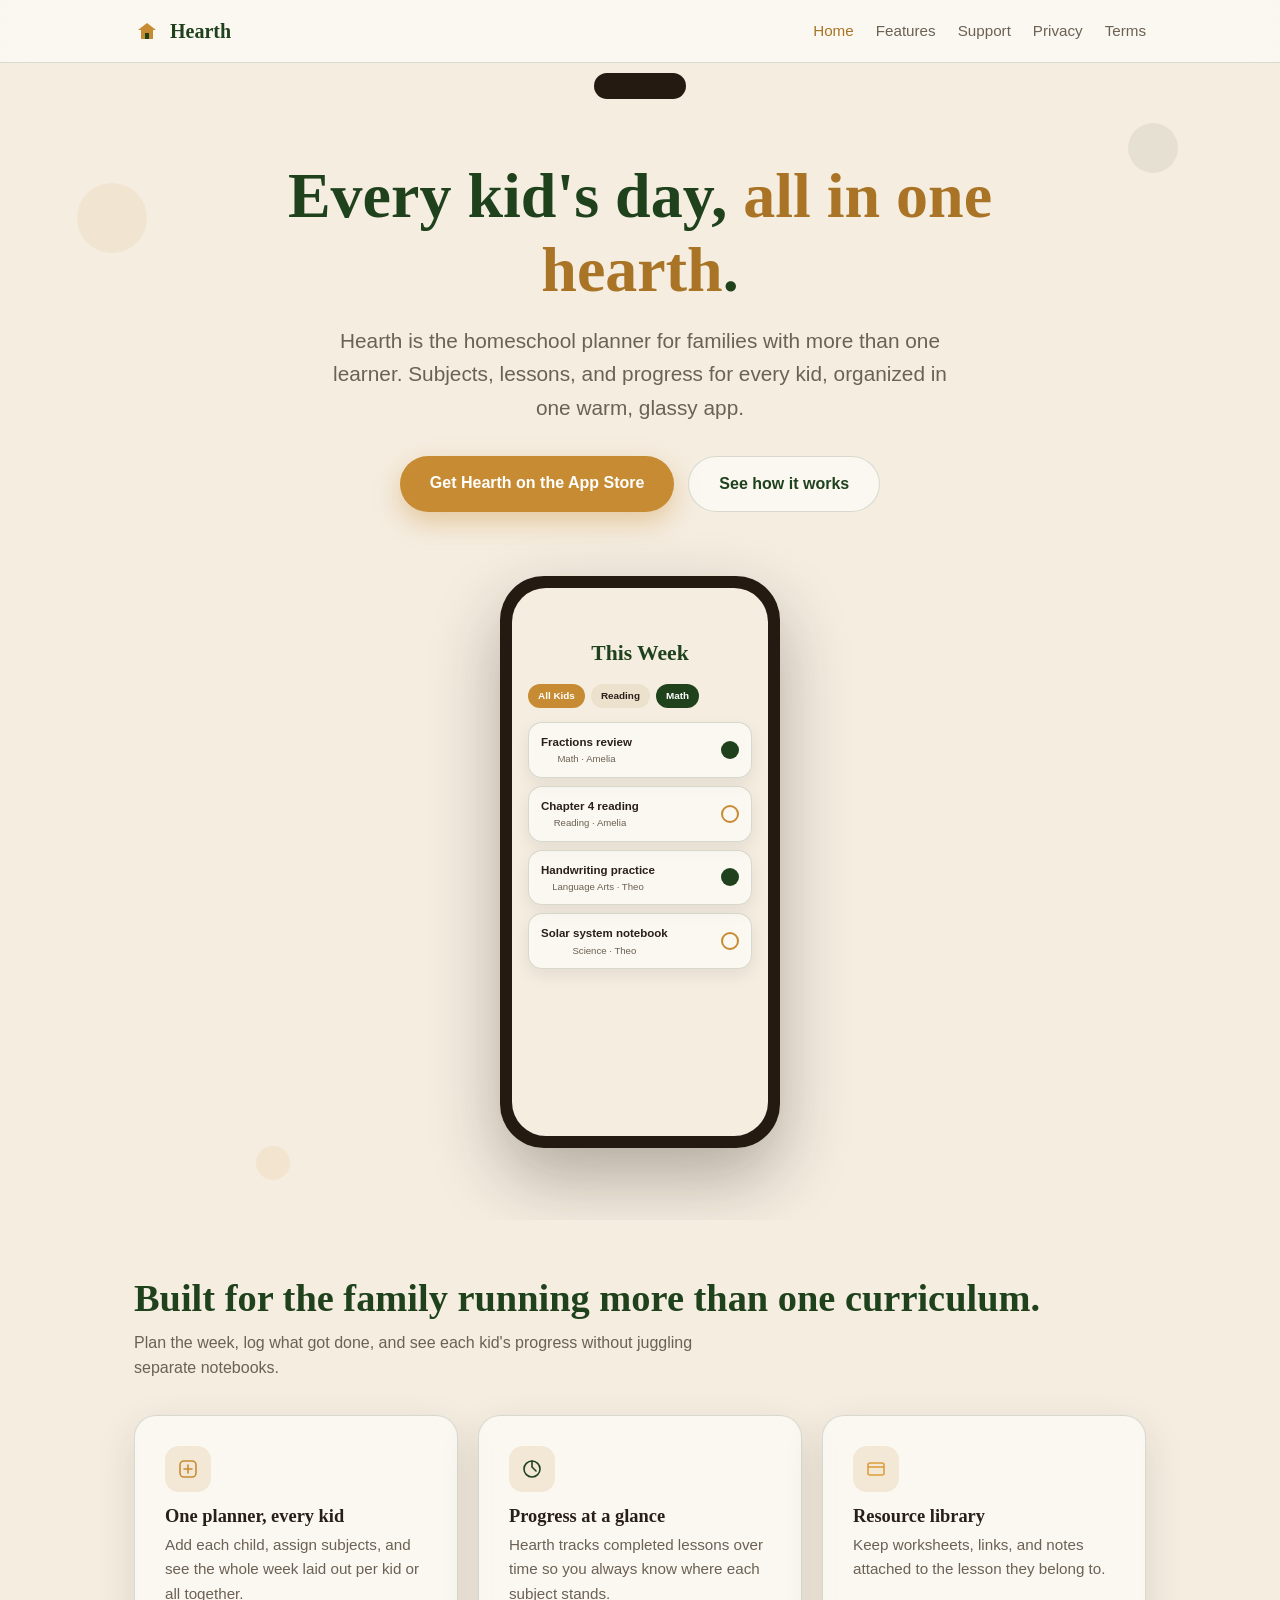
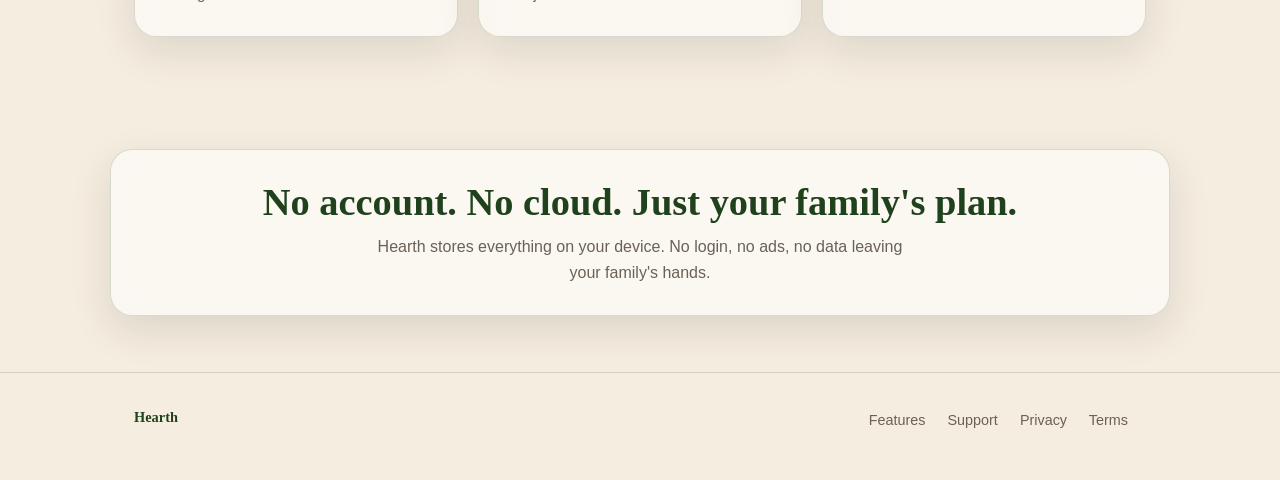
<file: docs/index.html>
<!DOCTYPE html>
<html lang="en">
<head>
<meta charset="utf-8">
<meta name="viewport" content="width=device-width, initial-scale=1">
<title>Hearth - The homeschool family planner</title>
<meta name="description" content="Hearth keeps every kid's lessons, subjects, and progress organized in one warm, glassy family planner.">
<link rel="stylesheet" href="style.css">
</head>
<body>
<nav>
  <div class="wrap">
    <a class="brand" href="index.html">
      <svg width="26" height="26" viewBox="0 0 26 26" fill="none" xmlns="http://www.w3.org/2000/svg">
        <path d="M4 12L13 5L22 12H19V21H7V12H4Z" fill="#c78c33"/>
        <rect x="11" y="15" width="4" height="6" fill="#1f421d"/>
      </svg>
      Hearth
    </a>
    <div class="nav-links">
      <a href="index.html" class="active">Home</a>
      <a href="features.html">Features</a>
      <a href="support.html">Support</a>
      <a href="privacy.html">Privacy</a>
      <a href="terms.html">Terms</a>
    </div>
  </div>
</nav>

<section class="hero">
  <div class="wrap">
    <svg class="hero-drift" style="top:120px; left:6%;" width="70" height="70" viewBox="0 0 70 70"><circle cx="35" cy="35" r="35" fill="#c78c33" fill-opacity="0.16"/></svg>
    <svg class="hero-drift two" style="top:60px; right:8%;" width="50" height="50" viewBox="0 0 50 50"><circle cx="25" cy="25" r="25" fill="#1f421d" fill-opacity="0.14"/></svg>
    <svg class="hero-drift three" style="bottom:40px; left:20%;" width="34" height="34" viewBox="0 0 34 34"><circle cx="17" cy="17" r="17" fill="#dc9e3d" fill-opacity="0.22"/></svg>
    <h1 class="reveal">Every kid's day, <em>all in one hearth</em>.</h1>
    <p class="lede reveal delay-1">Hearth is the homeschool planner for families with more than one learner. Subjects, lessons, and progress for every kid, organized in one warm, glassy app.</p>
    <div class="reveal delay-2" style="display:flex; gap:14px; justify-content:center; flex-wrap:wrap;">
      <a class="btn btn-honey" href="https://apps.apple.com/">Get Hearth on the App Store</a>
      <a class="btn btn-ghost" href="features.html">See how it works</a>
    </div>

    <div class="device-row" style="margin-top:64px;">
      <div class="reveal delay-3 device">
        <div class="notch"></div>
        <div class="screen">
          <div class="screen-header">This Week</div>
          <div class="chip-row">
            <span class="chip on">All Kids</span>
            <span class="chip">Reading</span>
            <span class="chip forest">Math</span>
          </div>
          <div class="lesson-row">
            <div class="lesson-card">
              <div>
                <div class="name">Fractions review</div>
                <div class="subject">Math &middot; Amelia</div>
              </div>
              <div class="done"></div>
            </div>
            <div class="lesson-card">
              <div>
                <div class="name">Chapter 4 reading</div>
                <div class="subject">Reading &middot; Amelia</div>
              </div>
              <div class="pending"></div>
            </div>
            <div class="lesson-card">
              <div>
                <div class="name">Handwriting practice</div>
                <div class="subject">Language Arts &middot; Theo</div>
              </div>
              <div class="done"></div>
            </div>
            <div class="lesson-card">
              <div>
                <div class="name">Solar system notebook</div>
                <div class="subject">Science &middot; Theo</div>
              </div>
              <div class="pending"></div>
            </div>
          </div>
        </div>
      </div>
    </div>
  </div>
</section>

<section>
  <div class="wrap">
    <h2 class="section-title reveal">Built for the family running more than one curriculum.</h2>
    <p class="section-sub reveal">Plan the week, log what got done, and see each kid's progress without juggling separate notebooks.</p>
    <div class="grid">
      <div class="panel feature-card reveal">
        <div class="icon"><svg width="22" height="22" viewBox="0 0 22 22" fill="none"><rect x="3" y="3" width="16" height="16" rx="4" stroke="#c78c33" stroke-width="1.6"/><path d="M7 11h8M11 7v8" stroke="#c78c33" stroke-width="1.6" stroke-linecap="round"/></svg></div>
        <h3>One planner, every kid</h3>
        <p>Add each child, assign subjects, and see the whole week laid out per kid or all together.</p>
      </div>
      <div class="panel feature-card reveal delay-1">
        <div class="icon"><svg width="22" height="22" viewBox="0 0 22 22" fill="none"><path d="M11 3v6l4 4" stroke="#1f421d" stroke-width="1.6" stroke-linecap="round"/><circle cx="11" cy="11" r="8" stroke="#1f421d" stroke-width="1.6"/></svg></div>
        <h3>Progress at a glance</h3>
        <p>Hearth tracks completed lessons over time so you always know where each subject stands.</p>
      </div>
      <div class="panel feature-card reveal delay-2">
        <div class="icon"><svg width="22" height="22" viewBox="0 0 22 22" fill="none"><rect x="3" y="5" width="16" height="12" rx="2" stroke="#dc9e3d" stroke-width="1.6"/><path d="M3 9h16" stroke="#dc9e3d" stroke-width="1.6"/></svg></div>
        <h3>Resource library</h3>
        <p>Keep worksheets, links, and notes attached to the lesson they belong to.</p>
      </div>
    </div>
  </div>
</section>

<section>
  <div class="wrap panel reveal" style="text-align:center;">
    <h2 class="section-title">No account. No cloud. Just your family's plan.</h2>
    <p class="section-sub" style="margin:0 auto;">Hearth stores everything on your device. No login, no ads, no data leaving your family's hands.</p>
  </div>
</section>

<footer>
  <div class="wrap">
    <div class="serif" style="font-weight:700; color:var(--forest);">Hearth</div>
    <div>
      <a href="features.html">Features</a>
      <a href="support.html">Support</a>
      <a href="privacy.html">Privacy</a>
      <a href="terms.html">Terms</a>
    </div>
  </div>
</footer>

<script src="reveal.js"></script>
</body>
</html>
</file>
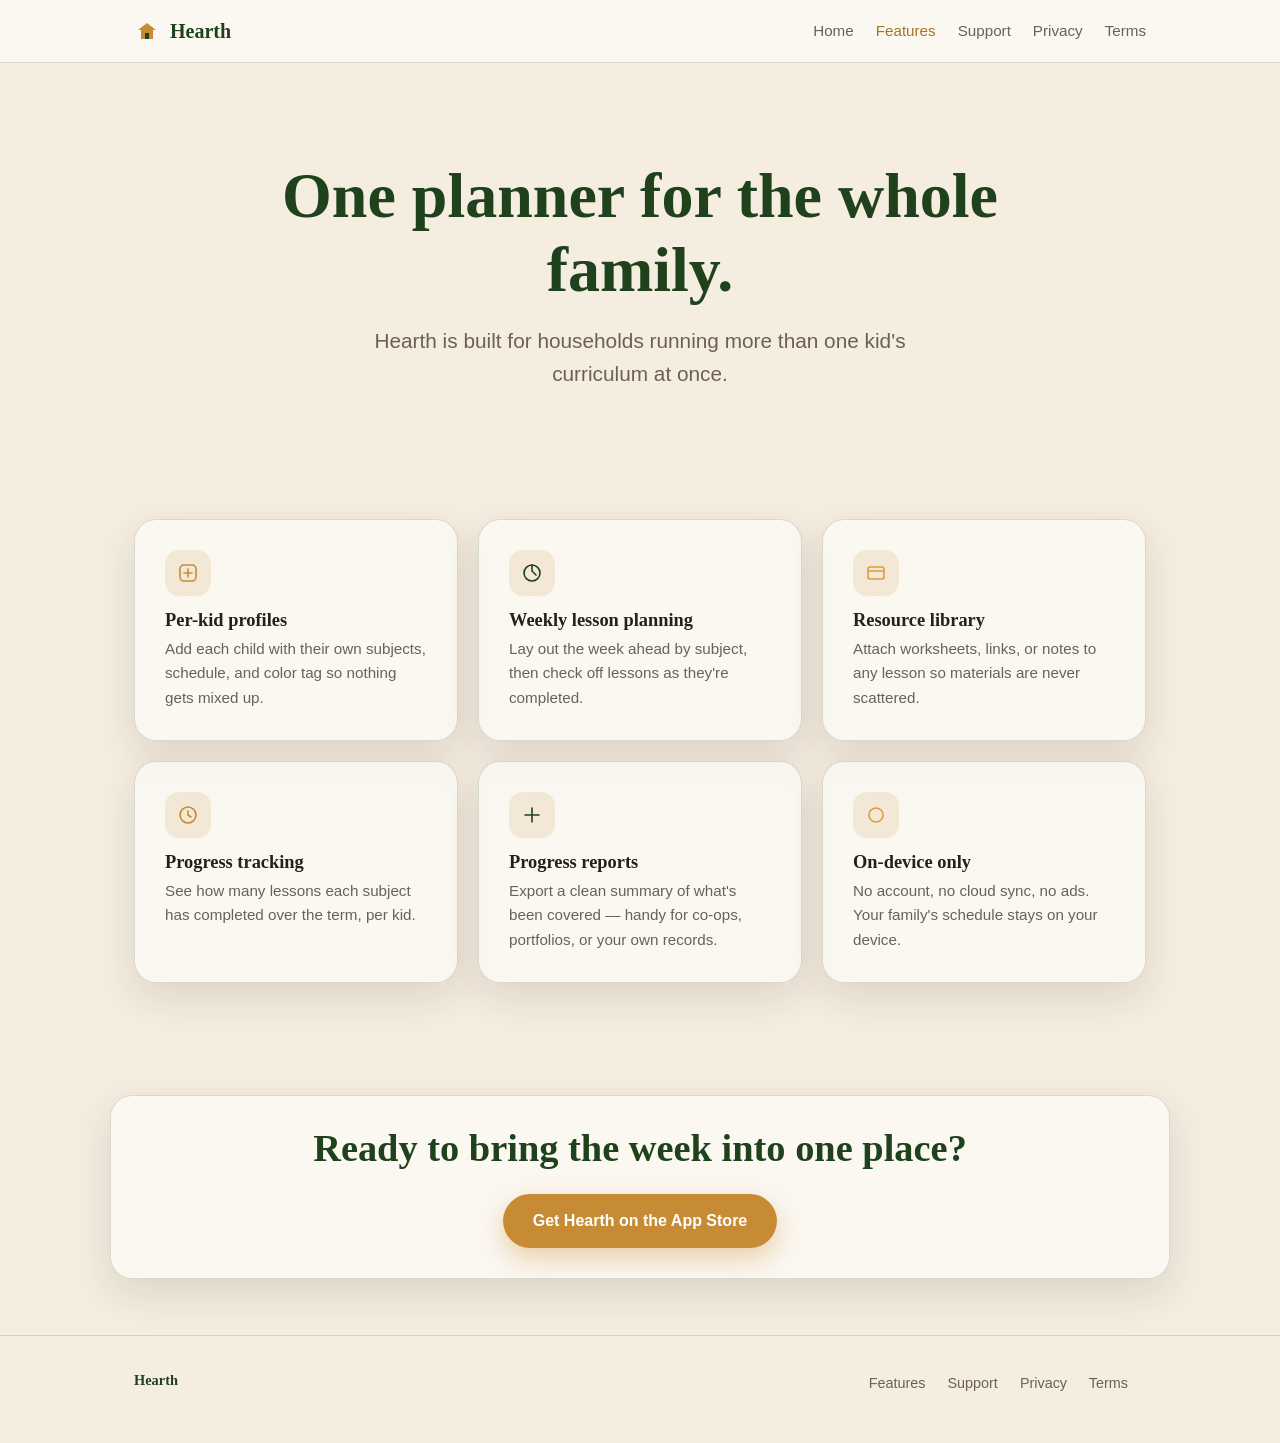
<file: docs/features.html>
<!DOCTYPE html>
<html lang="en">
<head>
<meta charset="utf-8">
<meta name="viewport" content="width=device-width, initial-scale=1">
<title>Features - Hearth</title>
<meta name="description" content="Everything Hearth does to keep your homeschool family organized.">
<link rel="stylesheet" href="style.css">
</head>
<body>
<nav>
  <div class="wrap">
    <a class="brand" href="index.html">
      <svg width="26" height="26" viewBox="0 0 26 26" fill="none" xmlns="http://www.w3.org/2000/svg">
        <path d="M4 12L13 5L22 12H19V21H7V12H4Z" fill="#c78c33"/>
        <rect x="11" y="15" width="4" height="6" fill="#1f421d"/>
      </svg>
      Hearth
    </a>
    <div class="nav-links">
      <a href="index.html">Home</a>
      <a href="features.html" class="active">Features</a>
      <a href="support.html">Support</a>
      <a href="privacy.html">Privacy</a>
      <a href="terms.html">Terms</a>
    </div>
  </div>
</nav>

<section class="hero" style="padding-bottom:40px;">
  <div class="wrap">
    <h1 class="reveal">One planner for the whole family.</h1>
    <p class="lede reveal delay-1">Hearth is built for households running more than one kid's curriculum at once.</p>
  </div>
</section>

<section>
  <div class="wrap">
    <div class="grid">
      <div class="panel feature-card reveal">
        <div class="icon"><svg width="22" height="22" viewBox="0 0 22 22" fill="none"><rect x="3" y="3" width="16" height="16" rx="4" stroke="#c78c33" stroke-width="1.6"/><path d="M7 11h8M11 7v8" stroke="#c78c33" stroke-width="1.6" stroke-linecap="round"/></svg></div>
        <h3>Per-kid profiles</h3>
        <p>Add each child with their own subjects, schedule, and color tag so nothing gets mixed up.</p>
      </div>
      <div class="panel feature-card reveal delay-1">
        <div class="icon"><svg width="22" height="22" viewBox="0 0 22 22" fill="none"><path d="M11 3v6l4 4" stroke="#1f421d" stroke-width="1.6" stroke-linecap="round"/><circle cx="11" cy="11" r="8" stroke="#1f421d" stroke-width="1.6"/></svg></div>
        <h3>Weekly lesson planning</h3>
        <p>Lay out the week ahead by subject, then check off lessons as they're completed.</p>
      </div>
      <div class="panel feature-card reveal delay-2">
        <div class="icon"><svg width="22" height="22" viewBox="0 0 22 22" fill="none"><rect x="3" y="5" width="16" height="12" rx="2" stroke="#dc9e3d" stroke-width="1.6"/><path d="M3 9h16" stroke="#dc9e3d" stroke-width="1.6"/></svg></div>
        <h3>Resource library</h3>
        <p>Attach worksheets, links, or notes to any lesson so materials are never scattered.</p>
      </div>
      <div class="panel feature-card reveal">
        <div class="icon"><svg width="22" height="22" viewBox="0 0 22 22" fill="none"><circle cx="11" cy="11" r="8" stroke="#c78c33" stroke-width="1.6"/><path d="M11 7v4l3 2" stroke="#c78c33" stroke-width="1.6" stroke-linecap="round"/></svg></div>
        <h3>Progress tracking</h3>
        <p>See how many lessons each subject has completed over the term, per kid.</p>
      </div>
      <div class="panel feature-card reveal delay-1">
        <div class="icon"><svg width="22" height="22" viewBox="0 0 22 22" fill="none"><path d="M4 11h14M11 4v14" stroke="#1f421d" stroke-width="1.6" stroke-linecap="round"/></svg></div>
        <h3>Progress reports</h3>
        <p>Export a clean summary of what's been covered — handy for co-ops, portfolios, or your own records.</p>
      </div>
      <div class="panel feature-card reveal delay-2">
        <div class="icon"><svg width="22" height="22" viewBox="0 0 22 22" fill="none"><rect x="4" y="4" width="14" height="14" rx="7" stroke="#dc9e3d" stroke-width="1.6"/></svg></div>
        <h3>On-device only</h3>
        <p>No account, no cloud sync, no ads. Your family's schedule stays on your device.</p>
      </div>
    </div>
  </div>
</section>

<section>
  <div class="wrap panel reveal" style="text-align:center;">
    <h2 class="section-title">Ready to bring the week into one place?</h2>
    <a class="btn btn-honey" href="https://apps.apple.com/" style="margin-top:14px; display:inline-block;">Get Hearth on the App Store</a>
  </div>
</section>

<footer>
  <div class="wrap">
    <div class="serif" style="font-weight:700; color:var(--forest);">Hearth</div>
    <div>
      <a href="features.html">Features</a>
      <a href="support.html">Support</a>
      <a href="privacy.html">Privacy</a>
      <a href="terms.html">Terms</a>
    </div>
  </div>
</footer>

<script src="reveal.js"></script>
</body>
</html>
</file>
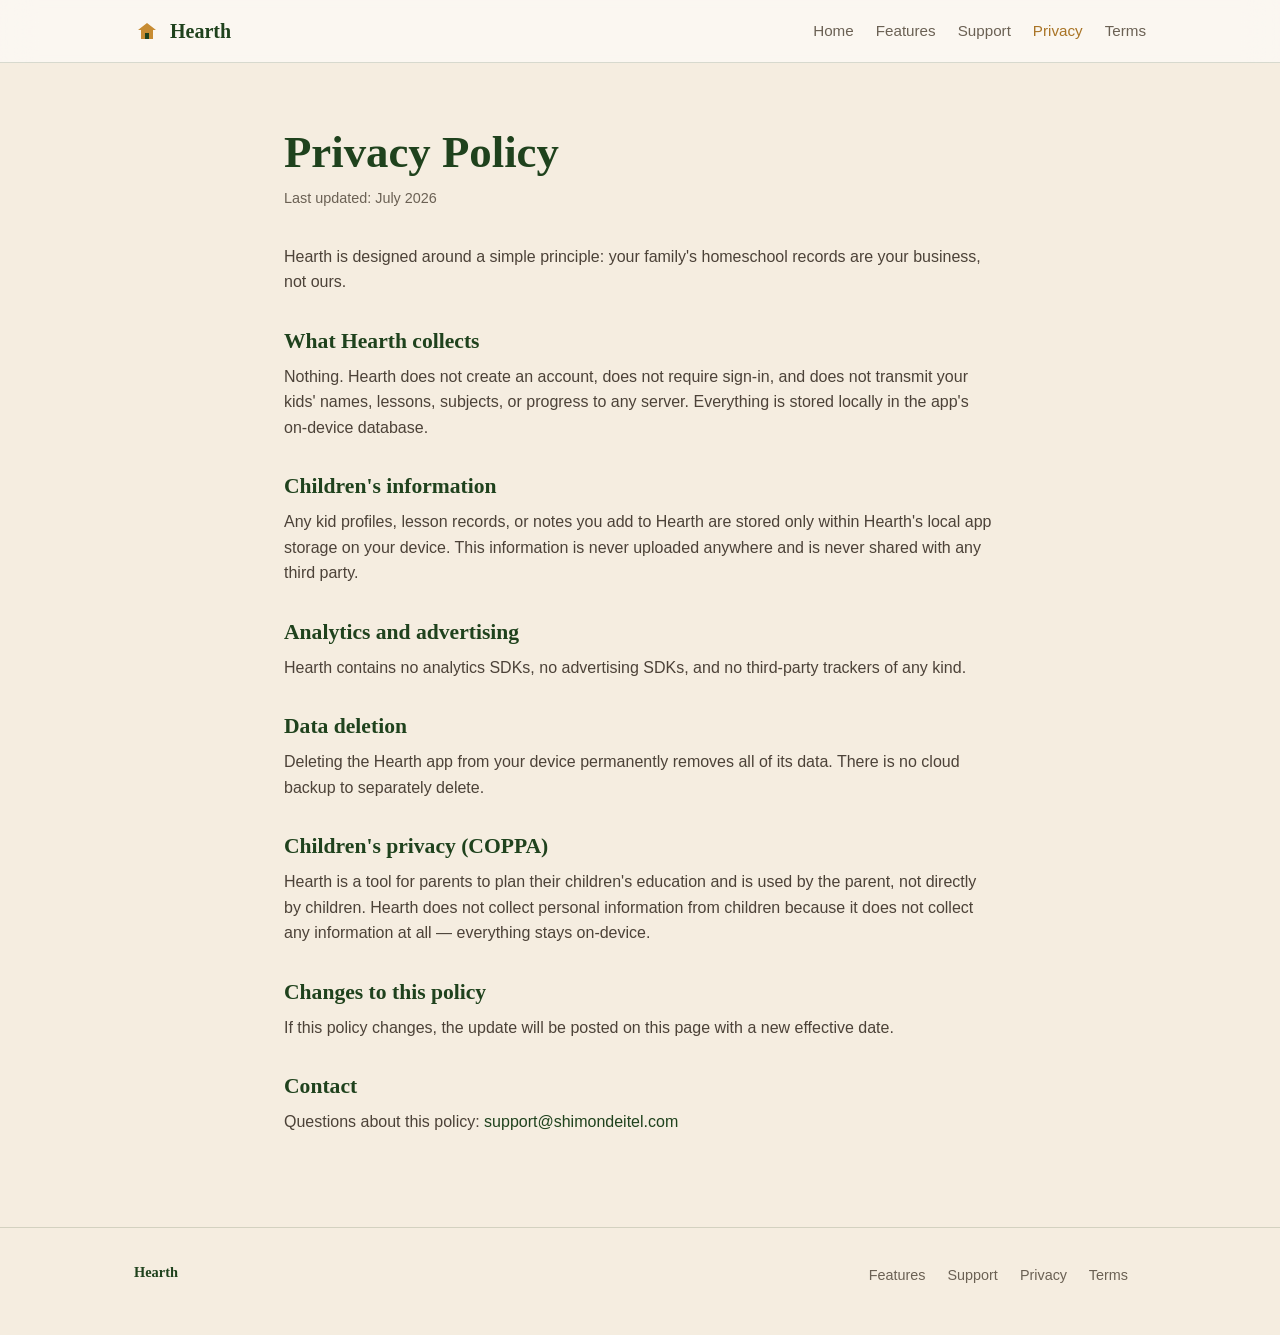
<file: docs/privacy.html>
<!DOCTYPE html>
<html lang="en">
<head>
<meta charset="utf-8">
<meta name="viewport" content="width=device-width, initial-scale=1">
<title>Privacy Policy - Hearth</title>
<meta name="description" content="Hearth's privacy policy. We don't collect your family's data.">
<link rel="stylesheet" href="style.css">
</head>
<body>
<nav>
  <div class="wrap">
    <a class="brand" href="index.html">
      <svg width="26" height="26" viewBox="0 0 26 26" fill="none" xmlns="http://www.w3.org/2000/svg">
        <path d="M4 12L13 5L22 12H19V21H7V12H4Z" fill="#c78c33"/>
        <rect x="11" y="15" width="4" height="6" fill="#1f421d"/>
      </svg>
      Hearth
    </a>
    <div class="nav-links">
      <a href="index.html">Home</a>
      <a href="features.html">Features</a>
      <a href="support.html">Support</a>
      <a href="privacy.html" class="active">Privacy</a>
      <a href="terms.html">Terms</a>
    </div>
  </div>
</nav>

<div class="prose">
  <h1>Privacy Policy</h1>
  <p class="updated">Last updated: July 2026</p>

  <p>Hearth is designed around a simple principle: your family's homeschool records are your business, not ours.</p>

  <h2>What Hearth collects</h2>
  <p>Nothing. Hearth does not create an account, does not require sign-in, and does not transmit your kids' names, lessons, subjects, or progress to any server. Everything is stored locally in the app's on-device database.</p>

  <h2>Children's information</h2>
  <p>Any kid profiles, lesson records, or notes you add to Hearth are stored only within Hearth's local app storage on your device. This information is never uploaded anywhere and is never shared with any third party.</p>

  <h2>Analytics and advertising</h2>
  <p>Hearth contains no analytics SDKs, no advertising SDKs, and no third-party trackers of any kind.</p>

  <h2>Data deletion</h2>
  <p>Deleting the Hearth app from your device permanently removes all of its data. There is no cloud backup to separately delete.</p>

  <h2>Children's privacy (COPPA)</h2>
  <p>Hearth is a tool for parents to plan their children's education and is used by the parent, not directly by children. Hearth does not collect personal information from children because it does not collect any information at all — everything stays on-device.</p>

  <h2>Changes to this policy</h2>
  <p>If this policy changes, the update will be posted on this page with a new effective date.</p>

  <h2>Contact</h2>
  <p>Questions about this policy: <a href="mailto:support@shimondeitel.com">support@shimondeitel.com</a></p>
</div>

<footer>
  <div class="wrap">
    <div class="serif" style="font-weight:700; color:var(--forest);">Hearth</div>
    <div>
      <a href="features.html">Features</a>
      <a href="support.html">Support</a>
      <a href="privacy.html">Privacy</a>
      <a href="terms.html">Terms</a>
    </div>
  </div>
</footer>
</body>
</html>
</file>
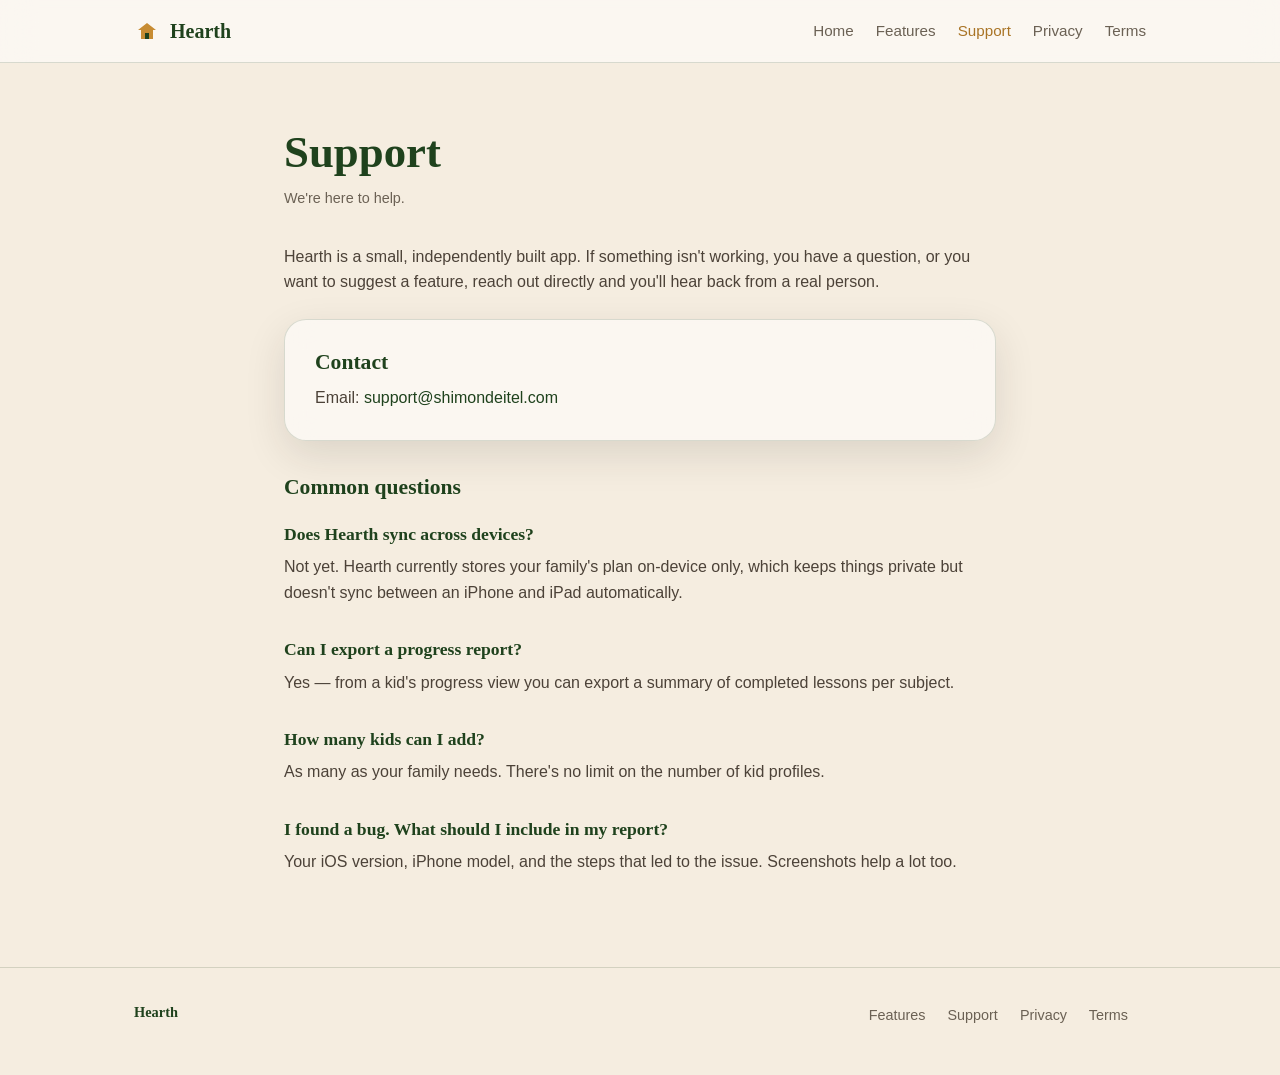
<file: docs/support.html>
<!DOCTYPE html>
<html lang="en">
<head>
<meta charset="utf-8">
<meta name="viewport" content="width=device-width, initial-scale=1">
<title>Support - Hearth</title>
<meta name="description" content="Get help with Hearth, the homeschool family planner.">
<link rel="stylesheet" href="style.css">
</head>
<body>
<nav>
  <div class="wrap">
    <a class="brand" href="index.html">
      <svg width="26" height="26" viewBox="0 0 26 26" fill="none" xmlns="http://www.w3.org/2000/svg">
        <path d="M4 12L13 5L22 12H19V21H7V12H4Z" fill="#c78c33"/>
        <rect x="11" y="15" width="4" height="6" fill="#1f421d"/>
      </svg>
      Hearth
    </a>
    <div class="nav-links">
      <a href="index.html">Home</a>
      <a href="features.html">Features</a>
      <a href="support.html" class="active">Support</a>
      <a href="privacy.html">Privacy</a>
      <a href="terms.html">Terms</a>
    </div>
  </div>
</nav>

<div class="prose">
  <h1>Support</h1>
  <p class="updated">We're here to help.</p>

  <p>Hearth is a small, independently built app. If something isn't working, you have a question, or you want to suggest a feature, reach out directly and you'll hear back from a real person.</p>

  <div class="panel">
    <h2 style="margin-top:0;">Contact</h2>
    <p style="margin-bottom:0;">Email: <a href="mailto:support@shimondeitel.com">support@shimondeitel.com</a></p>
  </div>

  <h2>Common questions</h2>

  <h2 style="font-size:1.1rem; margin-top:24px;">Does Hearth sync across devices?</h2>
  <p>Not yet. Hearth currently stores your family's plan on-device only, which keeps things private but doesn't sync between an iPhone and iPad automatically.</p>

  <h2 style="font-size:1.1rem;">Can I export a progress report?</h2>
  <p>Yes — from a kid's progress view you can export a summary of completed lessons per subject.</p>

  <h2 style="font-size:1.1rem;">How many kids can I add?</h2>
  <p>As many as your family needs. There's no limit on the number of kid profiles.</p>

  <h2 style="font-size:1.1rem;">I found a bug. What should I include in my report?</h2>
  <p>Your iOS version, iPhone model, and the steps that led to the issue. Screenshots help a lot too.</p>
</div>

<footer>
  <div class="wrap">
    <div class="serif" style="font-weight:700; color:var(--forest);">Hearth</div>
    <div>
      <a href="features.html">Features</a>
      <a href="support.html">Support</a>
      <a href="privacy.html">Privacy</a>
      <a href="terms.html">Terms</a>
    </div>
  </div>
</footer>
</body>
</html>
</file>
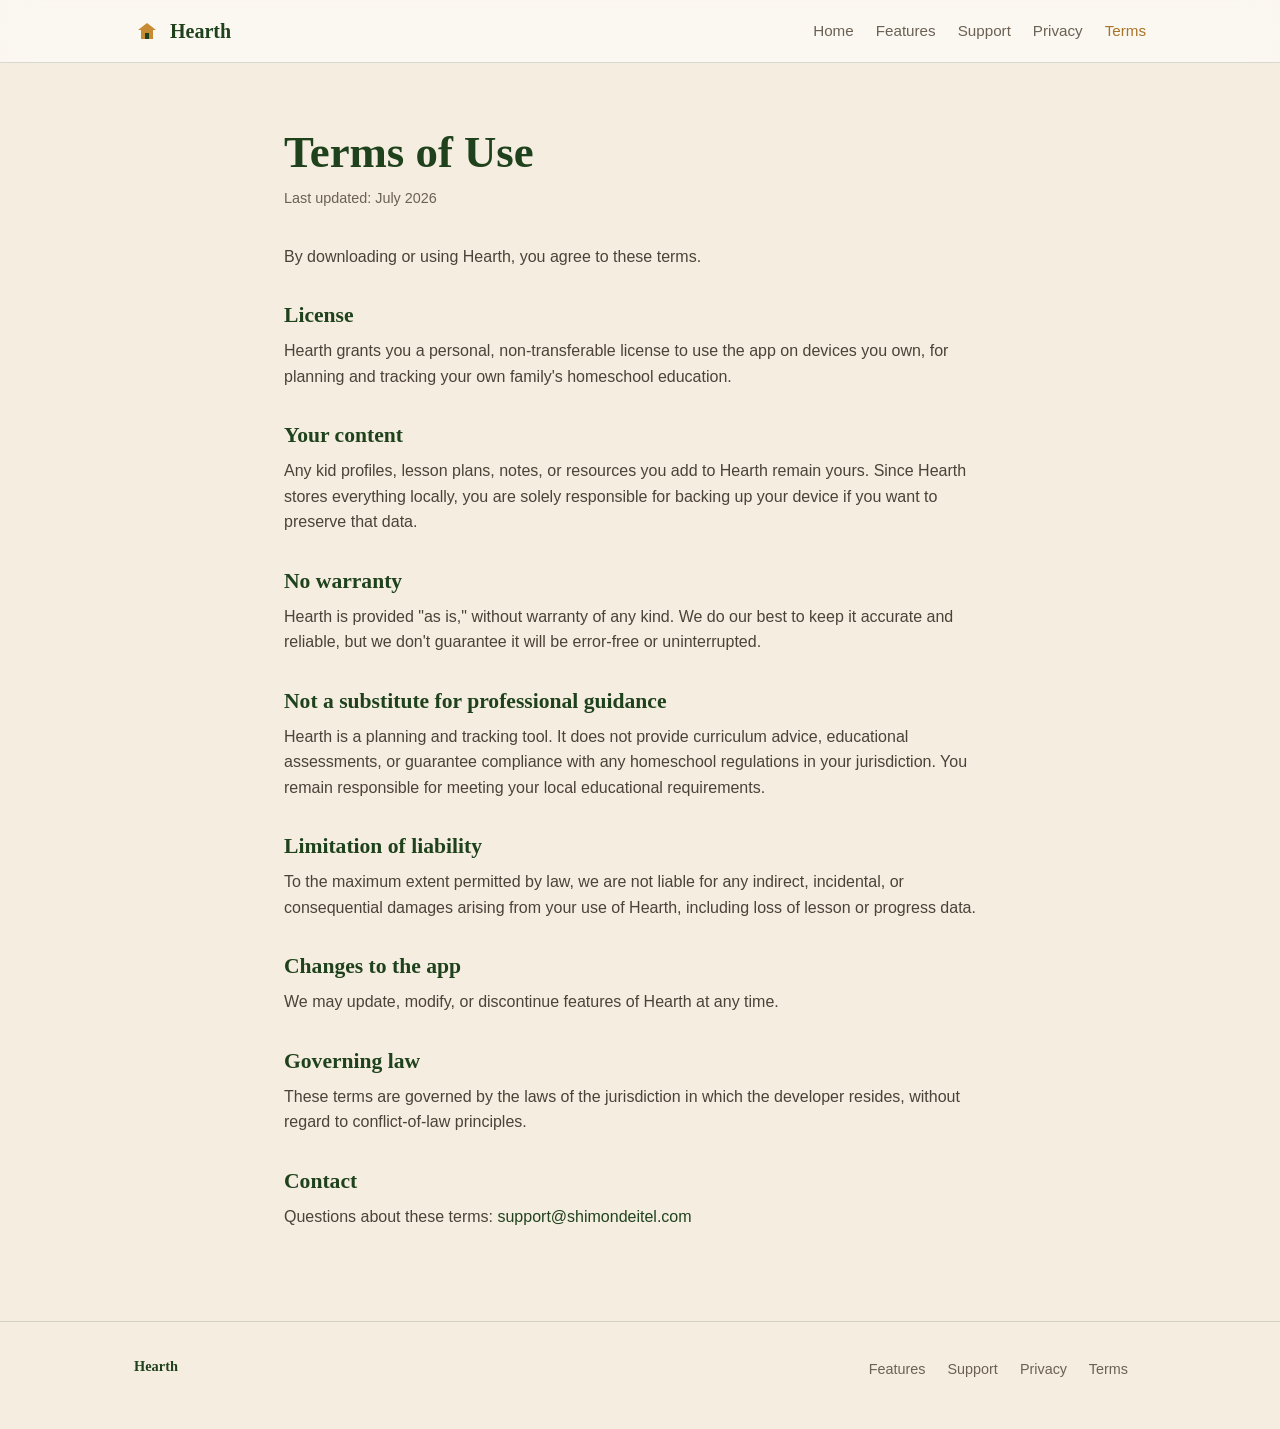
<file: docs/terms.html>
<!DOCTYPE html>
<html lang="en">
<head>
<meta charset="utf-8">
<meta name="viewport" content="width=device-width, initial-scale=1">
<title>Terms of Use - Hearth</title>
<meta name="description" content="Terms of use for the Hearth homeschool family planner.">
<link rel="stylesheet" href="style.css">
</head>
<body>
<nav>
  <div class="wrap">
    <a class="brand" href="index.html">
      <svg width="26" height="26" viewBox="0 0 26 26" fill="none" xmlns="http://www.w3.org/2000/svg">
        <path d="M4 12L13 5L22 12H19V21H7V12H4Z" fill="#c78c33"/>
        <rect x="11" y="15" width="4" height="6" fill="#1f421d"/>
      </svg>
      Hearth
    </a>
    <div class="nav-links">
      <a href="index.html">Home</a>
      <a href="features.html">Features</a>
      <a href="support.html">Support</a>
      <a href="privacy.html">Privacy</a>
      <a href="terms.html" class="active">Terms</a>
    </div>
  </div>
</nav>

<div class="prose">
  <h1>Terms of Use</h1>
  <p class="updated">Last updated: July 2026</p>

  <p>By downloading or using Hearth, you agree to these terms.</p>

  <h2>License</h2>
  <p>Hearth grants you a personal, non-transferable license to use the app on devices you own, for planning and tracking your own family's homeschool education.</p>

  <h2>Your content</h2>
  <p>Any kid profiles, lesson plans, notes, or resources you add to Hearth remain yours. Since Hearth stores everything locally, you are solely responsible for backing up your device if you want to preserve that data.</p>

  <h2>No warranty</h2>
  <p>Hearth is provided "as is," without warranty of any kind. We do our best to keep it accurate and reliable, but we don't guarantee it will be error-free or uninterrupted.</p>

  <h2>Not a substitute for professional guidance</h2>
  <p>Hearth is a planning and tracking tool. It does not provide curriculum advice, educational assessments, or guarantee compliance with any homeschool regulations in your jurisdiction. You remain responsible for meeting your local educational requirements.</p>

  <h2>Limitation of liability</h2>
  <p>To the maximum extent permitted by law, we are not liable for any indirect, incidental, or consequential damages arising from your use of Hearth, including loss of lesson or progress data.</p>

  <h2>Changes to the app</h2>
  <p>We may update, modify, or discontinue features of Hearth at any time.</p>

  <h2>Governing law</h2>
  <p>These terms are governed by the laws of the jurisdiction in which the developer resides, without regard to conflict-of-law principles.</p>

  <h2>Contact</h2>
  <p>Questions about these terms: <a href="mailto:support@shimondeitel.com">support@shimondeitel.com</a></p>
</div>

<footer>
  <div class="wrap">
    <div class="serif" style="font-weight:700; color:var(--forest);">Hearth</div>
    <div>
      <a href="features.html">Features</a>
      <a href="support.html">Support</a>
      <a href="privacy.html">Privacy</a>
      <a href="terms.html">Terms</a>
    </div>
  </div>
</footer>
</body>
</html>
</file>
<file: docs/style.css>
/* Hearth - Homeschool Family Planner. Reading-nook aesthetic: parchment, honey-oak, forest green. */

:root {
  --parchment: #f5ede0;
  --parchment-deep: #ece1cd;
  --ink: #291f19;
  --ink-soft: #6b6154;
  --honey: #c78c33;
  --honey-deep: #a97426;
  --forest: #1f421d;
  --forest-deep: #163216;
  --lamp: #dc9e3d;
  --glass: rgba(255, 255, 255, 0.55);
  --glass-border: rgba(31, 66, 29, 0.16);
  --shadow: 0 14px 40px rgba(41, 31, 25, 0.12);
  --radius: 22px;
}

* { margin: 0; padding: 0; box-sizing: border-box; }
html { scroll-behavior: smooth; }

body {
  font-family: -apple-system, BlinkMacSystemFont, "Segoe UI", Helvetica, Arial, sans-serif;
  background: var(--parchment);
  color: var(--ink);
  line-height: 1.6;
  overflow-x: hidden;
}

h1, h2, h3, .serif {
  font-family: "Iowan Old Style", "Palatino Linotype", Palatino, Georgia, serif;
  font-weight: 600;
  line-height: 1.15;
}

a { color: var(--forest); text-decoration: none; }
a:hover { text-decoration: underline; }

.wrap { max-width: 1060px; margin: 0 auto; padding: 0 24px; }

nav {
  position: sticky; top: 0; z-index: 50;
  background: var(--glass);
  backdrop-filter: blur(16px);
  -webkit-backdrop-filter: blur(16px);
  border-bottom: 1px solid var(--glass-border);
}
nav .wrap { display: flex; align-items: center; justify-content: space-between; height: 62px; }
.brand {
  display: flex; align-items: center; gap: 10px;
  font-family: "Iowan Old Style", Palatino, Georgia, serif;
  font-size: 1.25rem; font-weight: 700; color: var(--forest);
}
.brand:hover { text-decoration: none; }
.brand svg { display: block; }
.nav-links { display: flex; gap: 22px; align-items: center; }
.nav-links a { color: var(--ink-soft); font-size: 0.95rem; font-weight: 500; }
.nav-links a.active { color: var(--honey-deep); }
.nav-links a:hover { color: var(--honey-deep); text-decoration: none; }

.hero { position: relative; padding: 96px 0 72px; text-align: center; overflow: hidden; }
.hero h1 { font-size: clamp(2.4rem, 6vw, 4rem); max-width: 760px; margin: 0 auto 18px; color: var(--forest); }
.hero h1 em { font-style: normal; color: var(--honey-deep); }
.hero p.lede { font-size: clamp(1.05rem, 2.2vw, 1.3rem); color: var(--ink-soft); max-width: 620px; margin: 0 auto 32px; }
.hero-drift { position: absolute; z-index: -1; opacity: 0.5; animation: drift 14s ease-in-out infinite alternate; }
.hero-drift.two { animation-duration: 18s; animation-delay: -6s; }
.hero-drift.three { animation-duration: 22s; animation-delay: -11s; }
@keyframes drift { from { transform: translate(0, 0) rotate(0deg); } to { transform: translate(26px, -20px) rotate(6deg); } }

.btn { display: inline-block; padding: 14px 30px; border-radius: 999px; font-weight: 600; font-size: 1rem; transition: transform 0.2s ease, box-shadow 0.2s ease; }
.btn:hover { text-decoration: none; transform: translateY(-2px); }
.btn-honey { background: var(--honey); color: #fff; box-shadow: 0 10px 26px rgba(199, 140, 51, 0.38); }
.btn-honey:hover { background: var(--honey-deep); }
.btn-ghost { background: var(--glass); color: var(--forest); border: 1px solid var(--glass-border); backdrop-filter: blur(10px); -webkit-backdrop-filter: blur(10px); }

.panel { background: var(--glass); backdrop-filter: blur(14px); -webkit-backdrop-filter: blur(14px); border: 1px solid var(--glass-border); border-radius: var(--radius); box-shadow: var(--shadow); padding: 30px; }

section { padding: 56px 0; }
.section-title { font-size: clamp(1.7rem, 3.6vw, 2.4rem); margin-bottom: 10px; color: var(--forest); }
.section-sub { color: var(--ink-soft); max-width: 560px; margin-bottom: 34px; }
.grid { display: grid; gap: 20px; grid-template-columns: repeat(auto-fit, minmax(260px, 1fr)); }
.feature-card h3 { font-size: 1.15rem; margin: 14px 0 6px; }
.feature-card p { color: var(--ink-soft); font-size: 0.95rem; }
.feature-card .icon { width: 46px; height: 46px; border-radius: 14px; display: flex; align-items: center; justify-content: center; background: rgba(199, 140, 51, 0.14); }

.reveal { opacity: 0; transform: translateY(26px); transition: opacity 0.7s ease, transform 0.7s cubic-bezier(0.22, 1, 0.36, 1); }
.reveal.visible { opacity: 1; transform: none; }
.reveal.delay-1 { transition-delay: 0.08s; }
.reveal.delay-2 { transition-delay: 0.16s; }
.reveal.delay-3 { transition-delay: 0.24s; }

.device-row { display: flex; gap: 40px; align-items: center; justify-content: center; flex-wrap: wrap; }
.device { width: 280px; height: 572px; border-radius: 44px; background: #241a12; padding: 12px; box-shadow: 0 30px 70px rgba(41, 31, 25, 0.32); flex-shrink: 0; }
.device .screen { width: 100%; height: 100%; border-radius: 34px; background: var(--parchment); overflow: hidden; position: relative; display: flex; flex-direction: column; }
.device .notch { position: absolute; top: 10px; left: 50%; transform: translateX(-50%); width: 92px; height: 26px; background: #241a12; border-radius: 999px; z-index: 5; }
.screen-header { padding: 48px 16px 8px; font-family: "Iowan Old Style", Palatino, Georgia, serif; font-size: 1.35rem; font-weight: 700; color: var(--forest); }
.chip-row { display: flex; gap: 6px; padding: 6px 16px 10px; flex-wrap: wrap; }
.chip { font-size: 0.62rem; font-weight: 600; padding: 4px 10px; border-radius: 999px; background: var(--parchment-deep); color: var(--ink); }
.chip.on { background: var(--honey); color: #fff; }
.chip.forest { background: var(--forest); color: #fff; }

.lesson-row { display: flex; flex-direction: column; gap: 8px; padding: 4px 16px 16px; }
.lesson-card { background: var(--glass); border: 1px solid var(--glass-border); border-radius: 14px; box-shadow: 0 6px 16px rgba(41, 31, 25, 0.08); padding: 10px 12px; display: flex; align-items: center; justify-content: space-between; }
.lesson-card .name { font-size: 0.72rem; font-weight: 700; }
.lesson-card .subject { font-size: 0.6rem; color: var(--ink-soft); }
.lesson-card .done { width: 18px; height: 18px; border-radius: 999px; background: var(--forest); }
.lesson-card .pending { width: 18px; height: 18px; border-radius: 999px; border: 2px solid var(--honey); }

.step-num { font-family: "Iowan Old Style", Palatino, Georgia, serif; font-size: 2rem; color: var(--honey-deep); font-weight: 700; }

.prose { max-width: 760px; margin: 0 auto; padding: 64px 24px 80px; }
.prose h1 { font-size: clamp(2rem, 4.5vw, 2.8rem); margin-bottom: 8px; color: var(--forest); }
.prose .updated { color: var(--ink-soft); font-size: 0.9rem; margin-bottom: 34px; }
.prose h2 { font-size: 1.35rem; margin: 34px 0 10px; color: var(--forest); }
.prose p, .prose li { color: #4c4238; margin-bottom: 12px; }
.prose ul { padding-left: 22px; }
.prose .panel { margin: 24px 0; }

footer { border-top: 1px solid var(--glass-border); padding: 36px 0 48px; color: var(--ink-soft); font-size: 0.9rem; }
footer .wrap { display: flex; justify-content: space-between; flex-wrap: wrap; gap: 16px; }
footer a { color: var(--ink-soft); margin-right: 18px; }
footer a:hover { color: var(--honey-deep); }

@media (max-width: 640px) {
  .nav-links { gap: 14px; }
  .nav-links a { font-size: 0.85rem; }
  .hero { padding: 64px 0 48px; }
  section { padding: 40px 0; }
  .device { width: 250px; height: 512px; }
}

@media (prefers-color-scheme: dark) {
  :root {
    --parchment: #14100c;
    --parchment-deep: #1c1712;
    --ink: #ece4d6;
    --ink-soft: #a89e8e;
    --glass: rgba(30, 24, 18, 0.55);
    --glass-border: rgba(220, 158, 61, 0.18);
    --shadow: 0 14px 40px rgba(0, 0, 0, 0.4);
  }
  body { background: var(--parchment); }
}

@media (prefers-reduced-motion: reduce) {
  .hero-drift { animation: none; }
  .reveal { opacity: 1; transform: none; transition: none; }
}
</file>
